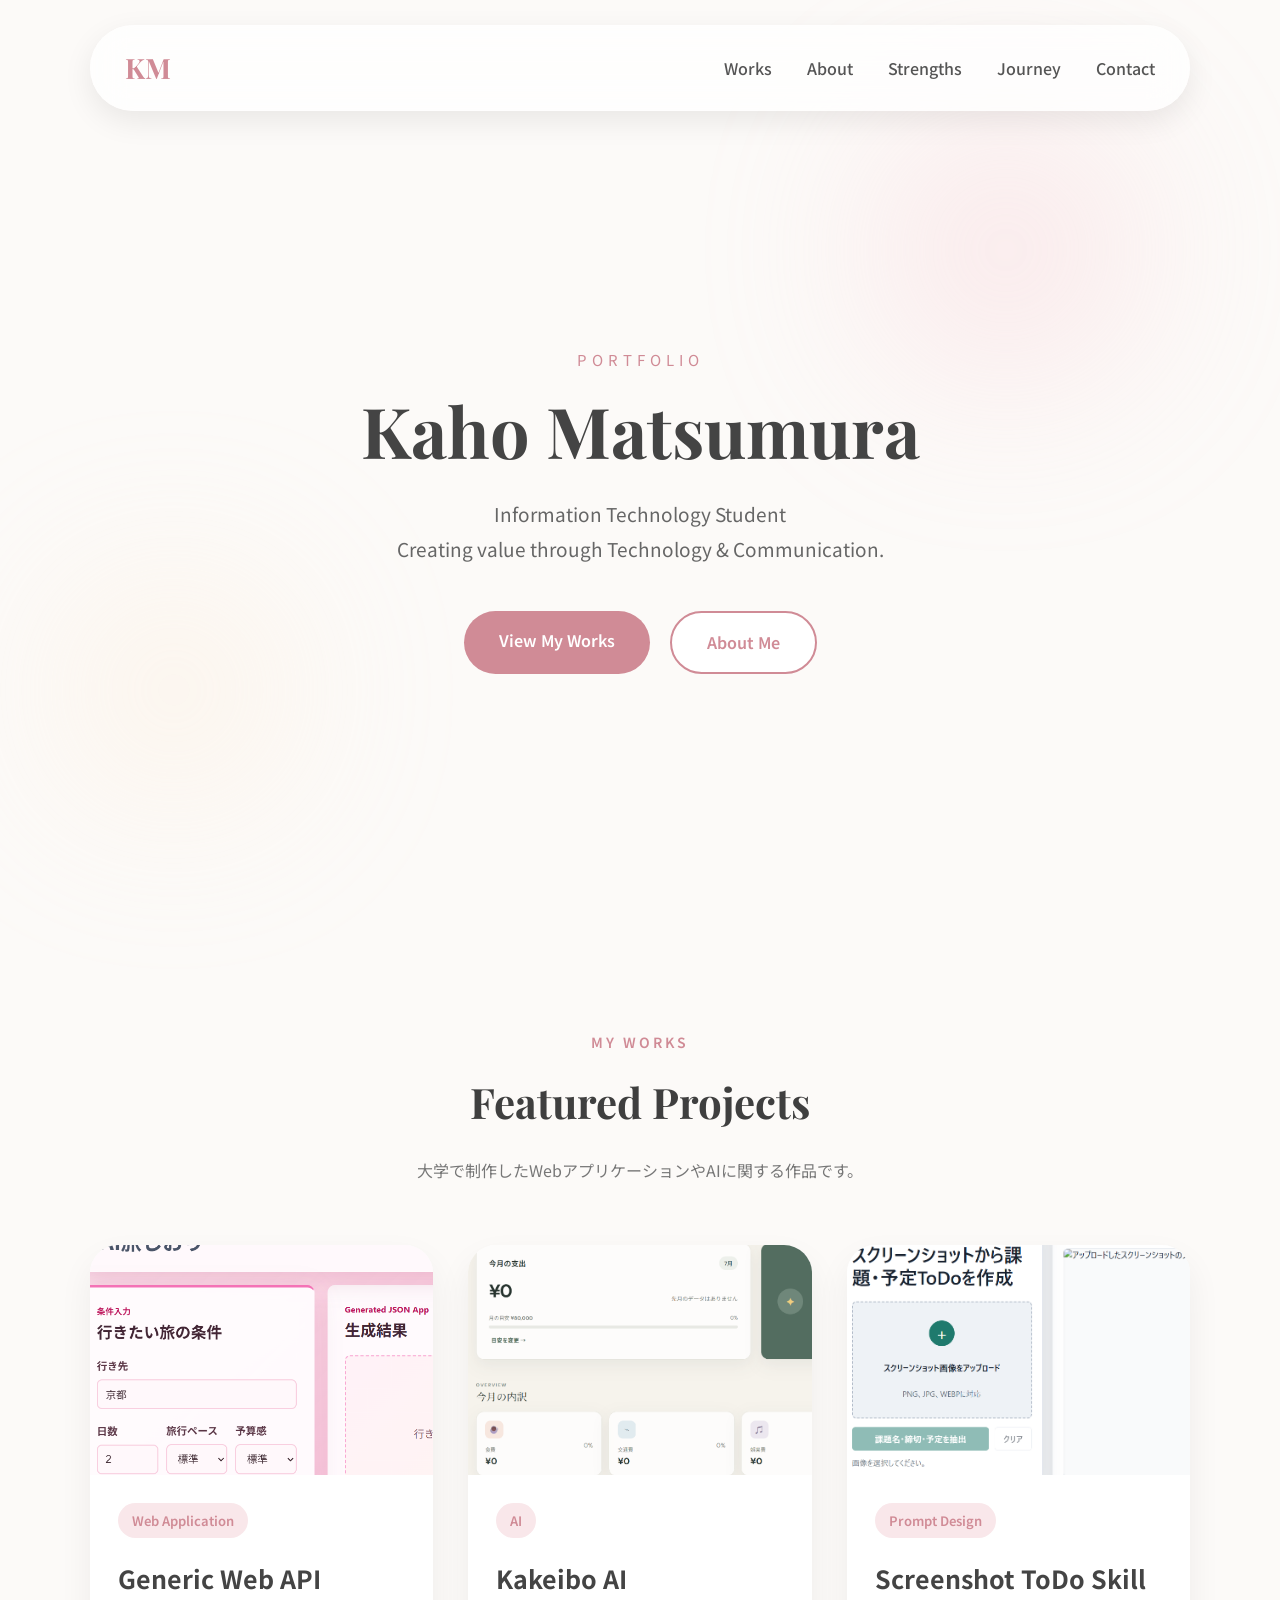
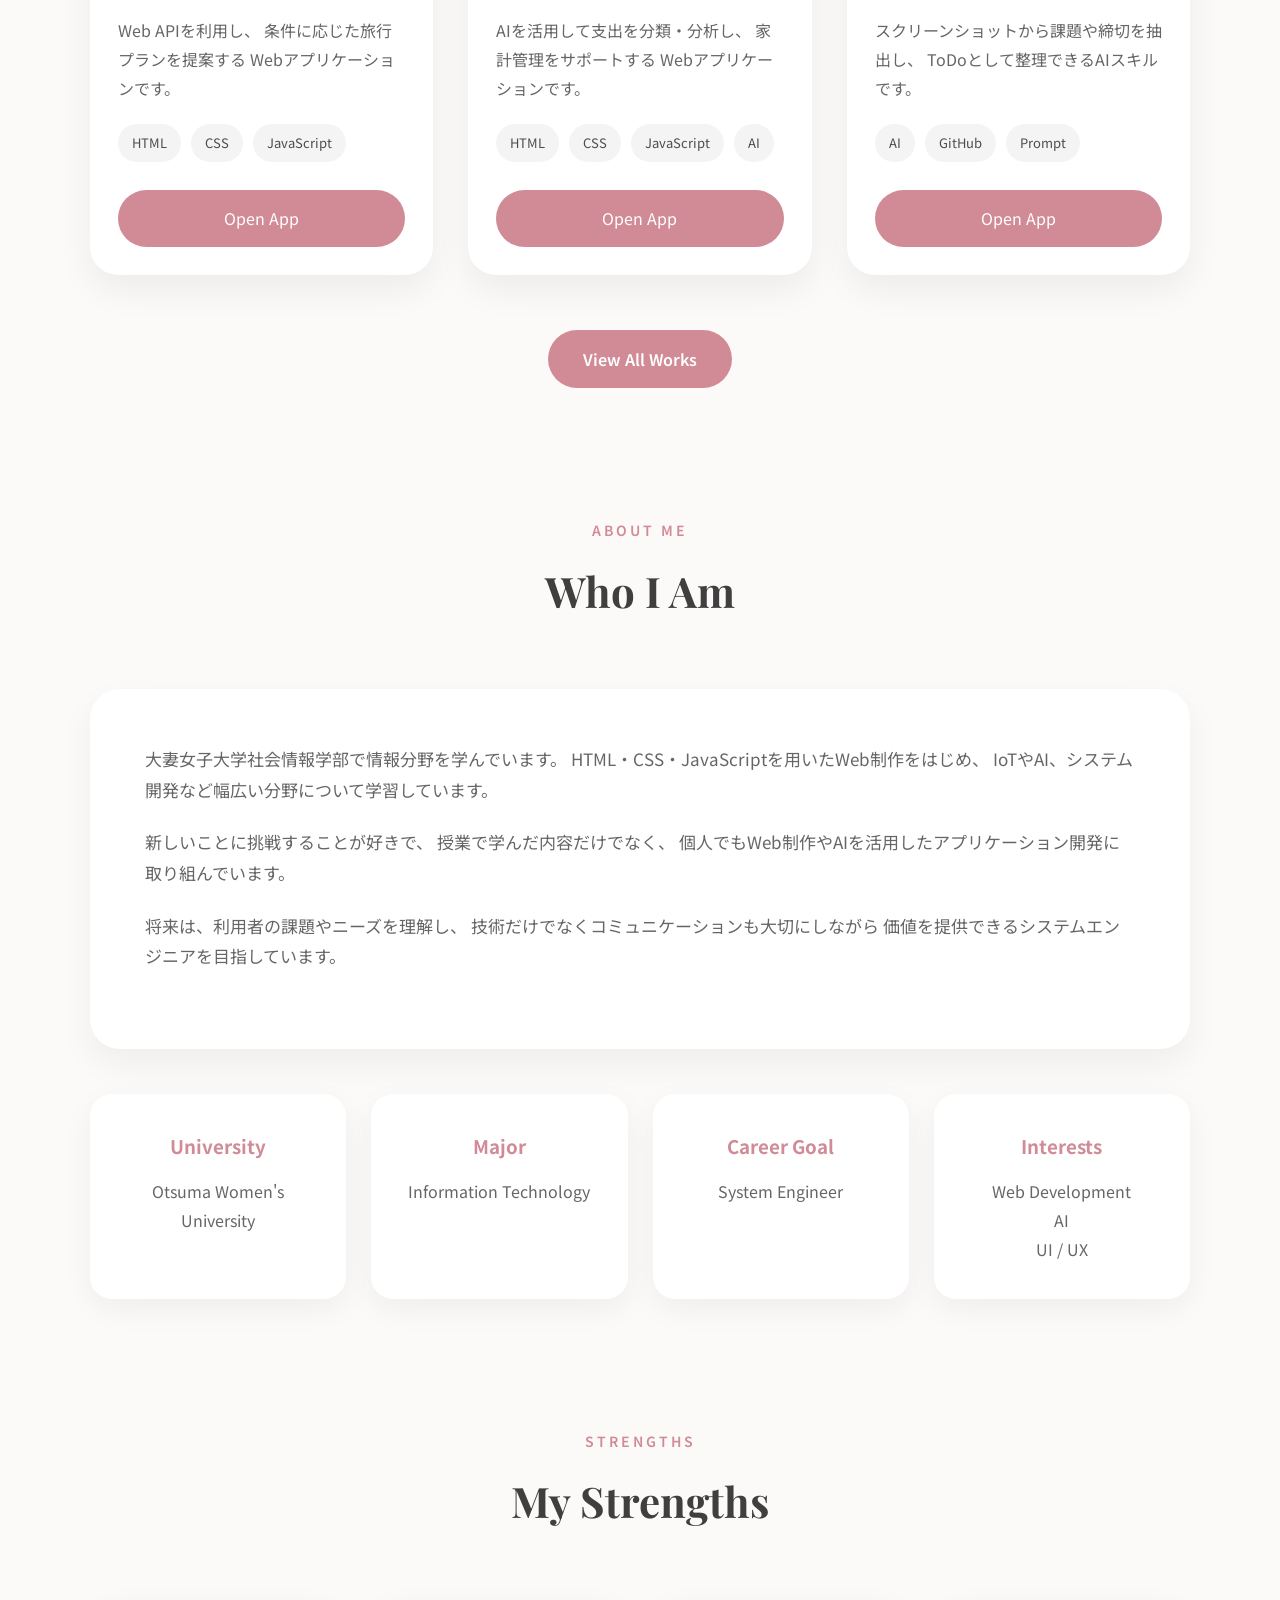
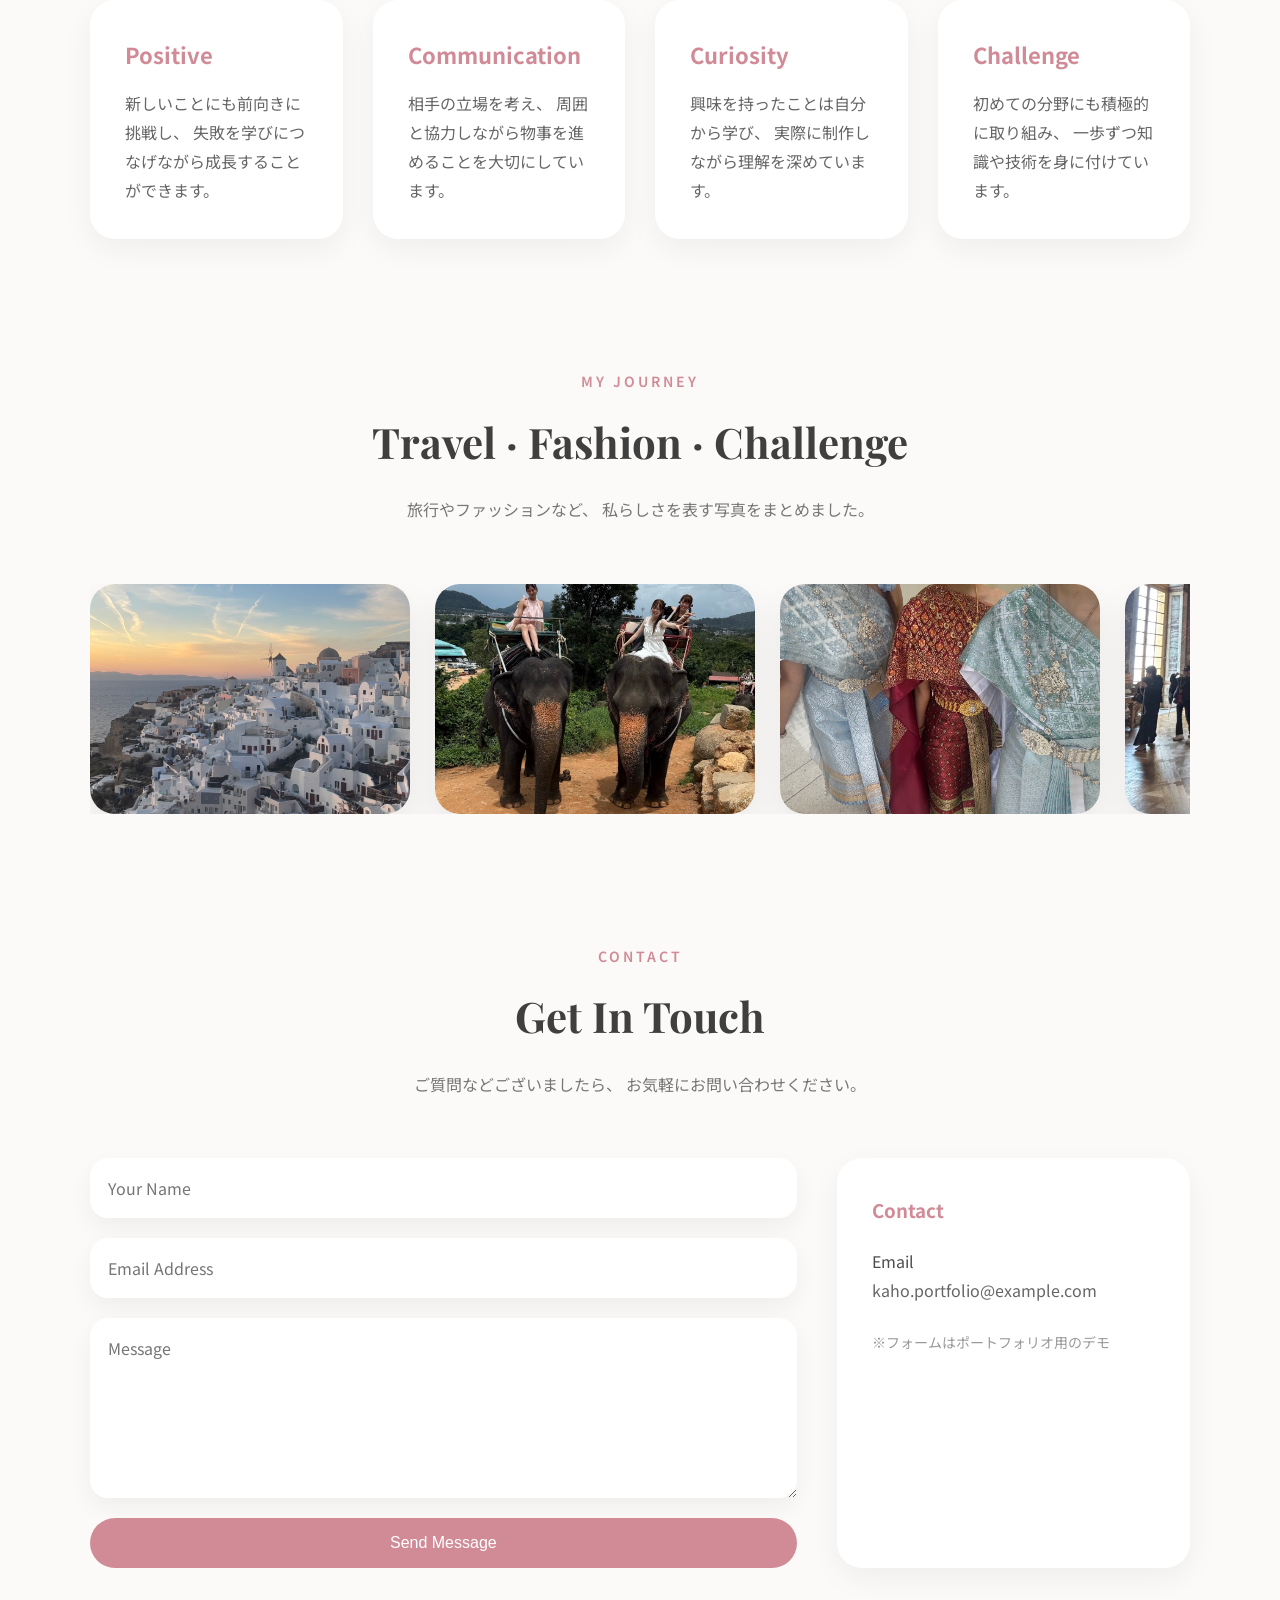
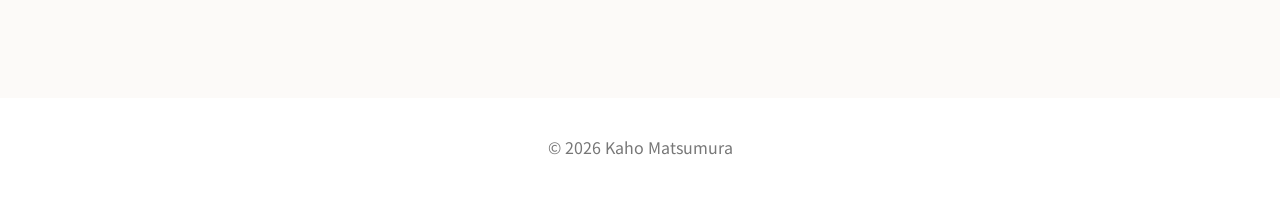
<file: index.html>
<!DOCTYPE html>
<html lang="ja">
  <head>
    
    

    <meta charset="UTF-8" />
    <meta name="viewport" content="width=device-width, initial-scale=1.0" />

    <title>Kaho Matsumura | Portfolio</title>

    <link rel="preconnect" href="https://fonts.googleapis.com" />

    <link rel="preconnect" href="https://fonts.gstatic.com" crossorigin />

    <link
      href="https://fonts.googleapis.com/css2?family=Noto+Sans+JP:wght@300;400;500;700&family=Playfair+Display:wght@500;700&display=swap"
      rel="stylesheet"
    />

    <link rel="stylesheet" href="styles.css" />
  </head>

  <body>
    <header>
      <a href="index.html" class="logo"> KM </a>

      <nav id="nav">
        <ul>
          <li><a href="works.html">Works</a></li>

          <li><a href="#about">About</a></li>

          <li><a href="#strengths">Strengths</a></li>

          <li><a href="#journey">Journey</a></li>

          <li><a href="#contact">Contact</a></li>
        </ul>
      </nav>

      <div class="hamburger" id="hamburger">
        <span></span>
        <span></span>
        <span></span>
      </div>
    </header>

    <section class="hero">
      <div class="hero-bg"></div>

      <div class="hero-content">
        <p class="hero-sub">PORTFOLIO</p>

        <h1>Kaho Matsumura</h1>

        <p class="hero-text">
          Information Technology Student<br />

          Creating value through Technology & Communication.
        </p>

        <div class="hero-buttons">
          <a href="works.html" class="button"> View My Works </a>

          <a href="#about" class="button button-sub"> About Me </a>
        </div>
      </div>

      <div class="blur-circle blur1"></div>

      <div class="blur-circle blur2"></div>
    </section>

    <section class="section reveal" id="works">
      <div class="section-title">
        <p class="sub-title">MY WORKS</p>

        <h2>Featured Projects</h2>

        <p class="section-text">
          大学で制作したWebアプリケーションやAIに関する作品です。
        </p>
      </div>

      <div class="works-grid">
        <div class="work-card">
          <div class="work-image">
            <img src="images/work1.png" alt="Generic Web API" />
          </div>

          <div class="work-content">
            <span class="tag"> Web Application </span>

            <h3>Generic Web API</h3>

            <p>
              Web APIを利用し、 条件に応じた旅行プランを提案する
              Webアプリケーションです。
            </p>

            <div class="tech">
              <span>HTML</span>

              <span>CSS</span>

              <span>JavaScript</span>
            </div>

            <div class="work-buttons">
              <a
                href="https://generic-webapi-2-e145.onrender.com"
                target="_blank"
                class="github-btn"
              >
                Open App
              </a>
            </div>
          </div>
        </div>

        <div class="work-card">
          <div class="work-image">
            <img src="images/work2.png" alt="Kakeibo AI" />
          </div>

          <div class="work-content">
            <span class="tag"> AI </span>

            <h3>Kakeibo AI</h3>

            <p>
              AIを活用して支出を分類・分析し、 家計管理をサポートする
              Webアプリケーションです。
            </p>

            <div class="tech">
              <span>HTML</span>

              <span>CSS</span>

              <span>JavaScript</span>

              <span>AI</span>
            </div>

            <div class="work-buttons">
              <a
                href="https://kakeibo-ai.onrender.com"
                target="_blank"
                class="github-btn"
              >
                Open App
              </a>
            </div>
          </div>
        </div>

        <div class="work-card">
          <div class="work-image">
            <img src="images/work3.png" alt="Screenshot Todo Skill" />
          </div>

          <div class="work-content">
            <span class="tag"> Prompt Design </span>

            <h3>Screenshot ToDo Skill</h3>

            <p>
              スクリーンショットから課題や締切を抽出し、
              ToDoとして整理できるAIスキルです。
            </p>

            <div class="tech">
              <span>AI</span>

              <span>GitHub</span>

              <span>Prompt</span>
            </div>

            <div class="work-buttons">
              <a
                href="https://screenshot-todo-skill.onrender.com"
                target="_blank"
                class="github-btn"
              >
                Open App
              </a>
            </div>
          </div>
        </div>
      </div>

      <div class="more-button">
        <a href="works.html" class="button"> View All Works </a>
      </div>
    </section>

    <section id="about" class="section reveal">
      <div class="section-title">
        <p class="sub-title">ABOUT ME</p>

        <h2>Who I Am</h2>
      </div>

      <div class="about-card">
        <div class="about-text">
          <p>
            大妻女子大学社会情報学部で情報分野を学んでいます。
            HTML・CSS・JavaScriptを用いたWeb制作をはじめ、
            IoTやAI、システム開発など幅広い分野について学習しています。
          </p>

          <p>
            新しいことに挑戦することが好きで、 授業で学んだ内容だけでなく、
            個人でもWeb制作やAIを活用したアプリケーション開発に取り組んでいます。
          </p>

          <p>
            将来は、利用者の課題やニーズを理解し、
            技術だけでなくコミュニケーションも大切にしながら
            価値を提供できるシステムエンジニアを目指しています。
          </p>
        </div>
      </div>

      <div class="profile-grid">
        <div class="profile-card">
          <h3>University</h3>

          <p>Otsuma Women's University</p>
        </div>

        <div class="profile-card">
          <h3>Major</h3>

          <p>Information Technology</p>
        </div>

        <div class="profile-card">
          <h3>Career Goal</h3>

          <p>System Engineer</p>
        </div>

        <div class="profile-card">
          <h3>Interests</h3>

          <p>
            Web Development<br />

            AI<br />

            UI / UX
          </p>
        </div>
      </div>
    </section>

    <section id="strengths" class="section reveal">
      <div class="section-title">
        <p class="sub-title">STRENGTHS</p>

        <h2>My Strengths</h2>
      </div>

      <div class="strength-grid">
        <div class="strength-card">
          <h3>Positive</h3>

          <p>
            新しいことにも前向きに挑戦し、
            失敗を学びにつなげながら成長することができます。
          </p>
        </div>

        <div class="strength-card">
          <h3>Communication</h3>

          <p>
            相手の立場を考え、
            周囲と協力しながら物事を進めることを大切にしています。
          </p>
        </div>

        <div class="strength-card">
          <h3>Curiosity</h3>

          <p>
            興味を持ったことは自分から学び、
            実際に制作しながら理解を深めています。
          </p>
        </div>

        <div class="strength-card">
          <h3>Challenge</h3>

          <p>
            初めての分野にも積極的に取り組み、
            一歩ずつ知識や技術を身に付けています。
          </p>
        </div>
      </div>
    </section>

    <section id="journey" class="section reveal">
      <div class="section-title">
        <p class="sub-title">MY JOURNEY</p>

        <h2>Travel · Fashion · Challenge</h2>

        <p class="section-text">
          旅行やファッションなど、 私らしさを表す写真をまとめました。
        </p>
      </div>

      <div class="slider">
        <div class="slide-track">
          <img src="images/photo1.jpeg" alt="" />
          <img src="images/photo2.jpeg" alt="" />
          <img src="images/photo3.jpeg" alt="" />
          <img src="images/photo4.jpeg" alt="" />
          <img src="images/photo5.jpeg" alt="" />
          <img src="images/photo6.jpeg" alt="" />

          <!-- 無限スクロール用 -->

          <img src="images/photo1.jpeg" alt="" />
          <img src="images/photo2.jpeg" alt="" />
          <img src="images/photo3.jpeg" alt="" />
          <img src="images/photo4.jpeg" alt="" />
          <img src="images/photo5.jpeg" alt="" />
          <img src="images/photo6.jpeg" alt="" />
        </div>
      </div>
    </section>

    <section id="contact" class="section reveal">
      <div class="section-title">
        <p class="sub-title">CONTACT</p>

        <h2>Get In Touch</h2>

        <p class="section-text">
          ご質問などございましたら、 お気軽にお問い合わせください。
        </p>
      </div>

      <div class="contact-wrapper">
        <form id="contactForm" class="contact-form">
          <input type="text" placeholder="Your Name" required />

          <input type="email" placeholder="Email Address" required />

          <textarea rows="6" placeholder="Message" required></textarea>

          <button type="submit">Send Message</button>
        </form>

        <div class="contact-info">
          <h3>Contact</h3>

          <p>Email</p>

          <a href="mailto:kaho.portfolio@example.com">
            kaho.portfolio@example.com
          </a>

          <p class="contact-note">※フォームはポートフォリオ用のデモ</p>
        </div>
      </div>
    </section>

    <footer>
      <p>© 2026 Kaho Matsumura</p>
    </footer>

    <script src="script.js"></script>
    
  </body>
</html>
</file>
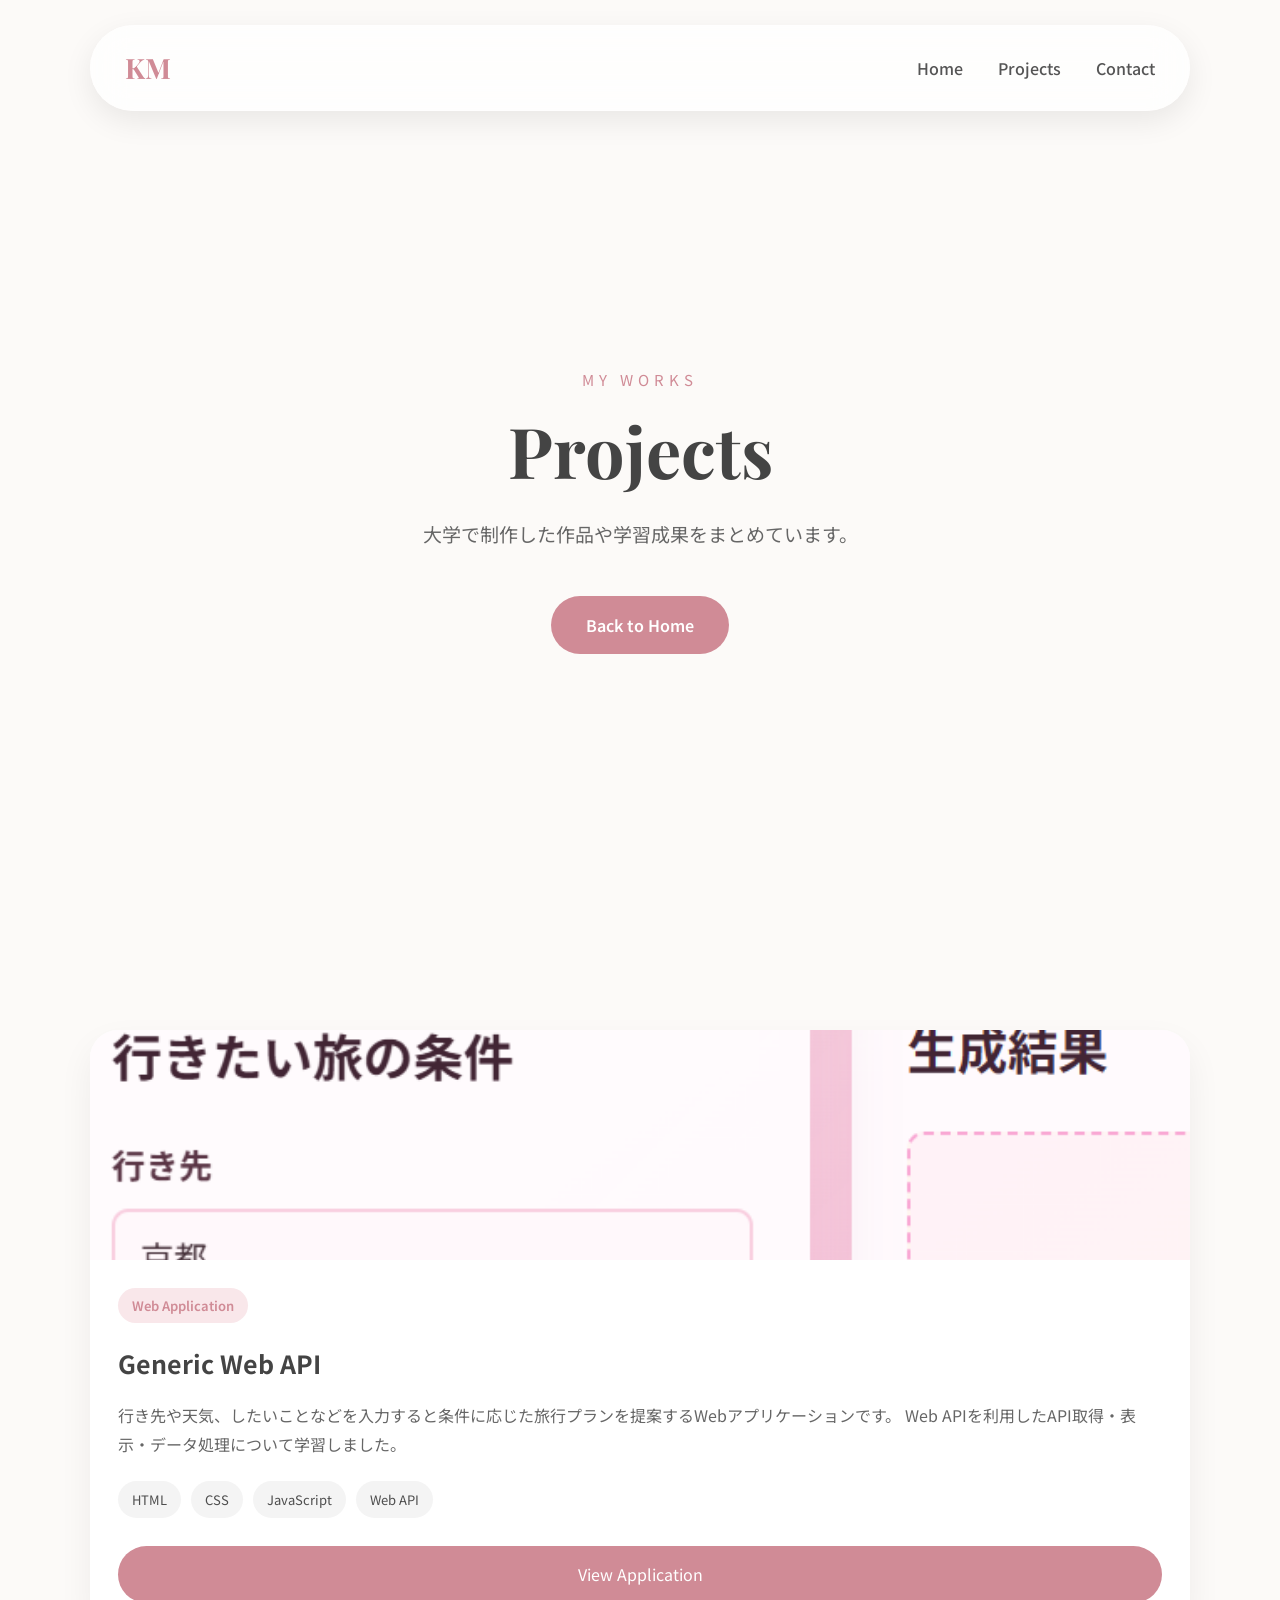
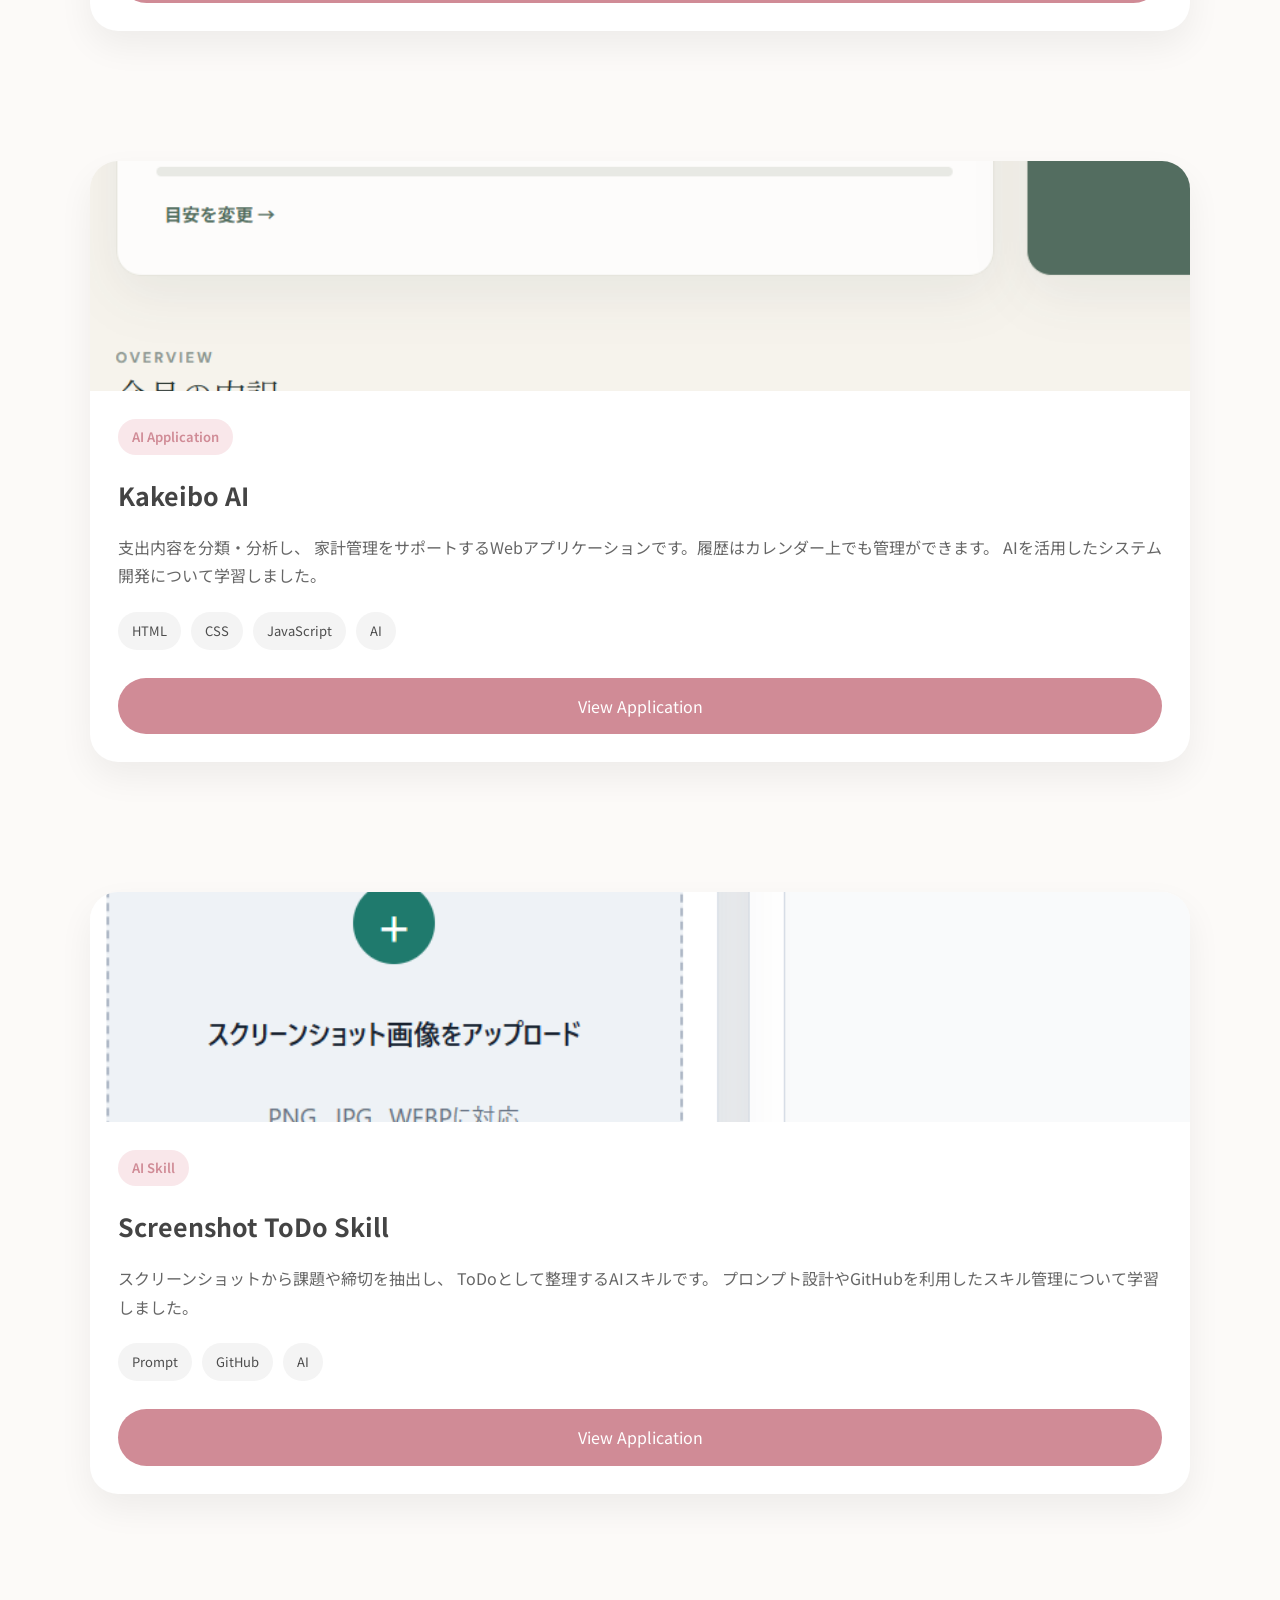
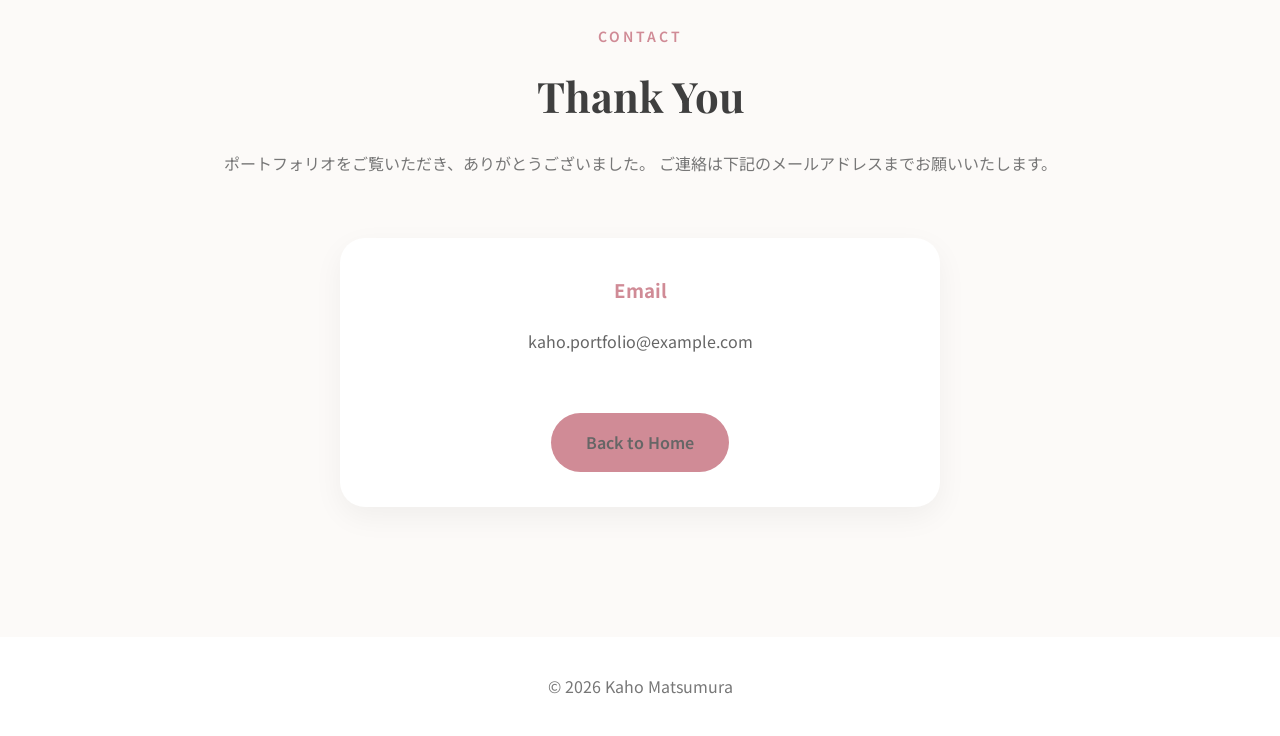
<file: works.html>
<!DOCTYPE html>
<html lang="ja">
  <head>
    
    

    <meta charset="UTF-8" />
    <meta name="viewport" content="width=device-width, initial-scale=1.0" />

    <title>Works | Kaho Matsumura</title>

    <link rel="preconnect" href="https://fonts.googleapis.com" />
    <link rel="preconnect" href="https://fonts.gstatic.com" crossorigin />

    <link
      href="https://fonts.googleapis.com/css2?family=Noto+Sans+JP:wght@300;400;500;700&family=Playfair+Display:wght@500;700&display=swap"
      rel="stylesheet"
    />

    <link rel="stylesheet" href="styles.css" />
  </head>

  <body>
    <header>
      <a href="index.html" class="logo">KM</a>

      <nav id="nav">
        <ul>
          <li><a href="index.html">Home</a></li>
          <li><a href="#project1">Projects</a></li>
          <li><a href="#contact">Contact</a></li>
        </ul>
      </nav>

      <div class="hamburger" id="hamburger">
        <span></span>
        <span></span>
        <span></span>
      </div>
    </header>

    <section class="hero">
      <div class="hero-content">
        <p class="hero-sub">MY WORKS</p>

        <h1>Projects</h1>

        <p class="hero-text">大学で制作した作品や学習成果をまとめています。</p>

        <div class="hero-buttons">
          <a href="index.html" class="button"> Back to Home </a>
        </div>
      </div>
    </section>

    <section class="section reveal" id="project1">
      <div class="work-card">
        <div class="work-image">
          <img src="images/work1.png" alt="Generic Web API" />
        </div>

        <div class="work-content">
          <span class="tag"> Web Application </span>

          <h3>Generic Web API</h3>

          <p>
            行き先や天気、したいことなどを入力すると条件に応じた旅行プランを提案するWebアプリケーションです。
            Web APIを利用したAPI取得・表示・データ処理について学習しました。
          </p>

          <div class="tech">
            <span>HTML</span>
            <span>CSS</span>
            <span>JavaScript</span>
            <span>Web API</span>
          </div>

          <a
            href="https://generic-webapi-2-e145.onrender.com"
            target="_blank"
            class="github-btn"
          >
            View Application
          </a>
        </div>
      </div>
    </section>

    <section class="section reveal" id="project2">
      <div class="work-card">
        <div class="work-image">
          <img src="images/work2.png" alt="Kakeibo AI" />
        </div>

        <div class="work-content">
          <span class="tag"> AI Application </span>

          <h3>Kakeibo AI</h3>

          <p>
            支出内容を分類・分析し、
            家計管理をサポートするWebアプリケーションです。履歴はカレンダー上でも管理ができます。
            AIを活用したシステム開発について学習しました。
          </p>

          <div class="tech">
            <span>HTML</span>
            <span>CSS</span>
            <span>JavaScript</span>
            <span>AI</span>
          </div>

          <a
            href="https://kakeibo-ai.onrender.com"
            target="_blank"
            class="github-btn"
          >
            View Application
          </a>
        </div>
      </div>
    </section>

    <section class="section reveal" id="project3">
      <div class="work-card">
        <div class="work-image">
          <img src="images/work3.png" alt="Screenshot ToDo Skill" />
        </div>

        <div class="work-content">
          <span class="tag"> AI Skill </span>

          <h3>Screenshot ToDo Skill</h3>

          <p>
            スクリーンショットから課題や締切を抽出し、
            ToDoとして整理するAIスキルです。
            プロンプト設計やGitHubを利用したスキル管理について学習しました。
          </p>

          <div class="tech">
            <span>Prompt</span>
            <span>GitHub</span>
            <span>AI</span>
          </div>

          <a
            href="https://screenshot-todo-skill.onrender.com"
            target="_blank"
            class="github-btn"
          >
            View Application
          </a>
        </div>
      </div>
    </section>

    <section id="contact" class="section reveal">
      <div class="section-title">
        <p class="sub-title">CONTACT</p>

        <h2>Thank You</h2>

        <p class="section-text">
          ポートフォリオをご覧いただき、ありがとうございました。
          ご連絡は下記のメールアドレスまでお願いいたします。
        </p>
      </div>

      <div
        class="contact-info"
        style="max-width: 600px; margin: auto; text-align: center"
      >
        <h3>Email</h3>

        <a href="mailto:kaho.portfolio@example.com">
          kaho.portfolio@example.com
        </a>

        <br /><br /><br />

        <a href="index.html" class="button"> Back to Home </a>
      </div>
    </section>

    <footer>
      <p>© 2026 Kaho Matsumura</p>
    </footer>

    <script src="script.js"></script>
    
  </body>
</html>
</file>
<file: styles.css>
* {
  margin: 0;
  padding: 0;
  box-sizing: border-box;
}

html {
  scroll-behavior: smooth;
}

body {
  font-family: "Noto Sans JP", sans-serif;
  color: #4d4d4d;
  background: #fcfaf8;
  line-height: 1.8;
  overflow-x: hidden;
}

img {
  width: 100%;
  display: block;
}

a {
  text-decoration: none;
}

ul {
  list-style: none;
}

.section {
  width: min(1100px, 90%);
  margin: 130px auto;
}

.section-title {
  text-align: center;
  margin-bottom: 60px;
}

.sub-title {
  color: #d08b96;
  letter-spacing: 3px;
  font-size: 14px;
  margin-bottom: 10px;
  font-weight: 600;
}

.section-title h2 {
  font-family: "Playfair Display", serif;
  font-size: 42px;
  color: #3f3f3f;
  margin-bottom: 15px;
}

.section-text {
  color: #777;
}

header {
  position: fixed;

  top: 25px;

  left: 50%;

  transform: translateX(-50%);

  width: min(1100px, 92%);

  padding: 18px 35px;

  display: flex;

  justify-content: space-between;

  align-items: center;

  background: rgba(255, 255, 255, 0.75);

  backdrop-filter: blur(18px);

  border-radius: 50px;

  box-shadow: 0 10px 30px rgba(0, 0, 0, 0.08);

  z-index: 999;
}

.logo {
  font-family: "Playfair Display", serif;

  font-size: 28px;

  font-weight: 700;

  color: #d08b96;
}

nav ul {
  display: flex;

  gap: 35px;
}

nav a {
  color: #555;

  font-weight: 500;

  transition: 0.3s;
}

nav a:hover {
  color: #d08b96;
}

.hamburger {
  display: none;

  cursor: pointer;
}

.hamburger span {
  display: block;

  width: 26px;

  height: 2px;

  margin: 6px 0;

  background: #555;

  transition: 0.3s;
}

.hero {
  position: relative;

  min-height: 100vh;

  display: flex;

  justify-content: center;

  align-items: center;

  width: min(1200px, 90%);

  margin: auto;

  padding-top: 120px;
}

.hero-content {
  width: 100%;
  max-width: 700px;
  margin: auto;
  text-align: center;
  z-index: 2;
}

.hero-sub {
  letter-spacing: 5px;

  color: #d08b96;

  margin-bottom: 15px;

  font-size: 15px;
}

.hero h1 {
  font-family: "Playfair Display", serif;

  font-size: 70px;

  line-height: 1.2;

  color: #444;

  margin-bottom: 25px;
}

.hero-text {
  font-size: 19px;

  color: #666;

  margin-bottom: 45px;
}

.hero-bg {
  position: absolute;

  inset: 0;

  z-index: 0;
}

.blur-circle {
  position: absolute;

  border-radius: 50%;

  filter: blur(90px);

  opacity: 0.35;
}

.blur1 {
  width: 260px;

  height: 260px;

  background: #f6c6cf;

  top: 120px;

  right: 80px;

  animation: float 6s ease-in-out infinite;
}

.blur2 {
  width: 220px;

  height: 220px;

  background: #fde8cf;

  bottom: 100px;

  left: 0;

  animation: float 8s ease-in-out infinite;
}

@keyframes float {
  0% {
    transform: translateY(0px);
  }

  50% {
    transform: translateY(-18px);
  }

  100% {
    transform: translateY(0px);
  }
}

.hero-buttons {
  display: flex;
  justify-content: center;
  gap: 20px;
  flex-wrap: wrap;
}

.button {
  display: inline-block;

  padding: 15px 35px;

  border-radius: 50px;

  background: #d08b96;

  color: white;

  font-weight: 600;

  transition: 0.35s;
}

.button:hover {
  transform: translateY(-4px);

  box-shadow: 0 15px 25px rgba(208, 139, 150, 0.35);
}

.button-sub {
  background: white;

  color: #d08b96;

  border: 2px solid #d08b96;
}

.button-sub:hover {
  background: #d08b96;

  color: white;
}

.works-grid {
  display: grid;
  grid-template-columns: repeat(auto-fit, minmax(320px, 1fr));
  gap: 35px;
}

.work-card {
  background: #fff;
  border-radius: 28px;
  overflow: hidden;
  box-shadow: 0 15px 35px rgba(0, 0, 0, 0.06);
  transition: 0.4s;
}

.work-card:hover {
  transform: translateY(-12px);
  box-shadow: 0 25px 45px rgba(0, 0, 0, 0.12);
}

.work-image {
  overflow: hidden;
  height: 230px;
}

.work-image img {
  height: 100%;
  object-fit: cover;
  transition: 0.5s;
}

.work-card:hover .work-image img {
  transform: scale(1.08);
}

.work-content {
  padding: 28px;
}

.tag {
  display: inline-block;
  background: #f9e7ea;
  color: #d08b96;
  padding: 6px 14px;
  border-radius: 30px;
  font-size: 13px;
  margin-bottom: 18px;
  font-weight: 600;
}

.work-content h3 {
  font-size: 25px;
  margin-bottom: 15px;
  color: #444;
}

.work-content p {
  color: #666;
  margin-bottom: 22px;
}

.tech {
  display: flex;
  flex-wrap: wrap;
  gap: 10px;
  margin-bottom: 28px;
}

.tech span {
  padding: 7px 14px;
  border-radius: 30px;
  background: #f4f4f4;
  font-size: 13px;
}

.github-btn {
  display: inline-block;
  width: 100%;
  text-align: center;
  padding: 14px;
  border-radius: 40px;
  background: #d08b96;
  color: white;
  transition: 0.3s;
}

.github-btn:hover {
  background: #bf7380;
}

.more-button {
  text-align: center;
  margin-top: 55px;
}

.about-card {
  background: white;
  border-radius: 30px;
  padding: 55px;
  box-shadow: 0 15px 35px rgba(0, 0, 0, 0.05);
}

.about-text p {
  margin-bottom: 22px;
  color: #666;
  font-size: 17px;
}

.profile-grid {
  margin-top: 45px;
  display: grid;
  grid-template-columns: repeat(auto-fit, minmax(220px, 1fr));
  gap: 25px;
}

.profile-card {
  background: white;
  border-radius: 22px;
  padding: 35px;
  text-align: center;
  transition: 0.35s;
  box-shadow: 0 10px 30px rgba(0, 0, 0, 0.05);
}

.profile-card:hover {
  transform: translateY(-8px);
}

.profile-card h3 {
  margin-bottom: 15px;
  color: #d08b96;
}

.profile-card p {
  color: #666;
}

.strength-grid {
  display: grid;
  grid-template-columns: repeat(auto-fit, minmax(250px, 1fr));
  gap: 30px;
}

.strength-card {
  background: white;
  border-radius: 25px;
  padding: 35px;
  transition: 0.4s;
  box-shadow: 0 10px 30px rgba(0, 0, 0, 0.05);
}

.strength-card:hover {
  transform: translateY(-10px);
  background: #fff8f9;
}

.strength-card h3 {
  color: #d08b96;
  margin-bottom: 15px;
  font-size: 22px;
}

.strength-card p {
  color: #666;
}

.slider {
  overflow: hidden;
  margin-top: 40px;
}

.slide-track {
  display: flex;
  gap: 25px;
  width: max-content;
  animation: scroll 35s linear infinite;
}

.slide-track:hover {
  animation-play-state: paused;
}

.slide-track img {
  width: 320px;
  height: 230px;
  object-fit: cover;
  border-radius: 25px;
  box-shadow: 0 15px 35px rgba(0, 0, 0, 0.08);
  transition: 0.4s;
}

.slide-track img:hover {
  transform: scale(1.05);
}

@keyframes scroll {
  from {
    transform: translateX(0);
  }

  to {
    transform: translateX(-50%);
  }
}

.contact-wrapper {
  display: grid;
  grid-template-columns: 2fr 1fr;
  gap: 40px;
}

.contact-form {
  display: flex;
  flex-direction: column;
  gap: 20px;
}

.contact-form input,
.contact-form textarea {
  width: 100%;

  padding: 18px;

  border: none;

  border-radius: 18px;

  background: white;

  font-size: 16px;

  box-shadow: 0 10px 25px rgba(0, 0, 0, 0.05);

  font-family: inherit;
}

.contact-form textarea {
  resize: vertical;
}

.contact-form button {
  border: none;

  background: #d08b96;

  color: white;

  padding: 16px;

  border-radius: 40px;

  cursor: pointer;

  transition: 0.3s;

  font-size: 16px;
}

.contact-form button:hover {
  background: #bf7380;

  transform: translateY(-3px);
}

.contact-info {
  background: white;

  border-radius: 25px;

  padding: 35px;

  box-shadow: 0 10px 30px rgba(0, 0, 0, 0.05);
}

.contact-info h3 {
  margin-bottom: 20px;

  color: #d08b96;
}

.contact-info a {
  color: #666;
}

.contact-note {
  margin-top: 25px;

  font-size: 14px;

  color: #999;
}

footer {
  margin-top: 120px;

  padding: 35px;

  text-align: center;

  background: white;

  color: #777;
}

.reveal {
  opacity: 0;

  transform: translateY(70px);

  transition: all 0.8s ease;
}

.reveal.active {
  opacity: 1;

  transform: translateY(0);
}

@media (max-width: 900px) {
  .hero {
    flex-direction: column;

    text-align: center;

    gap: 50px;

    padding-top: 150px;
  }

  .hero-content {
    width: 100%;
  }

  .hero-buttons {
    justify-content: center;
  }

  .contact-wrapper {
    grid-template-columns: 1fr;
  }
}

@media (max-width: 768px) {
  header {
    padding: 15px 22px;
  }

  nav {
    position: fixed;

    top: 95px;

    right: -100%;

    width: 260px;

    background: white;

    padding: 40px;

    border-radius: 25px;

    box-shadow: 0 15px 35px rgba(0, 0, 0, 0.08);

    transition: 0.4s;
  }

  nav.active {
    right: 20px;
  }

  nav ul {
    flex-direction: column;

    gap: 25px;
  }

  .hamburger {
    display: block;
  }

  .hero h1 {
    font-size: 48px;
  }

  .section-title h2 {
    font-size: 34px;
  }

  .about-card {
    padding: 35px;
  }

  .work-image {
    height: 200px;
  }

  .slide-track img {
    width: 250px;

    height: 180px;
  }
}
</file>
